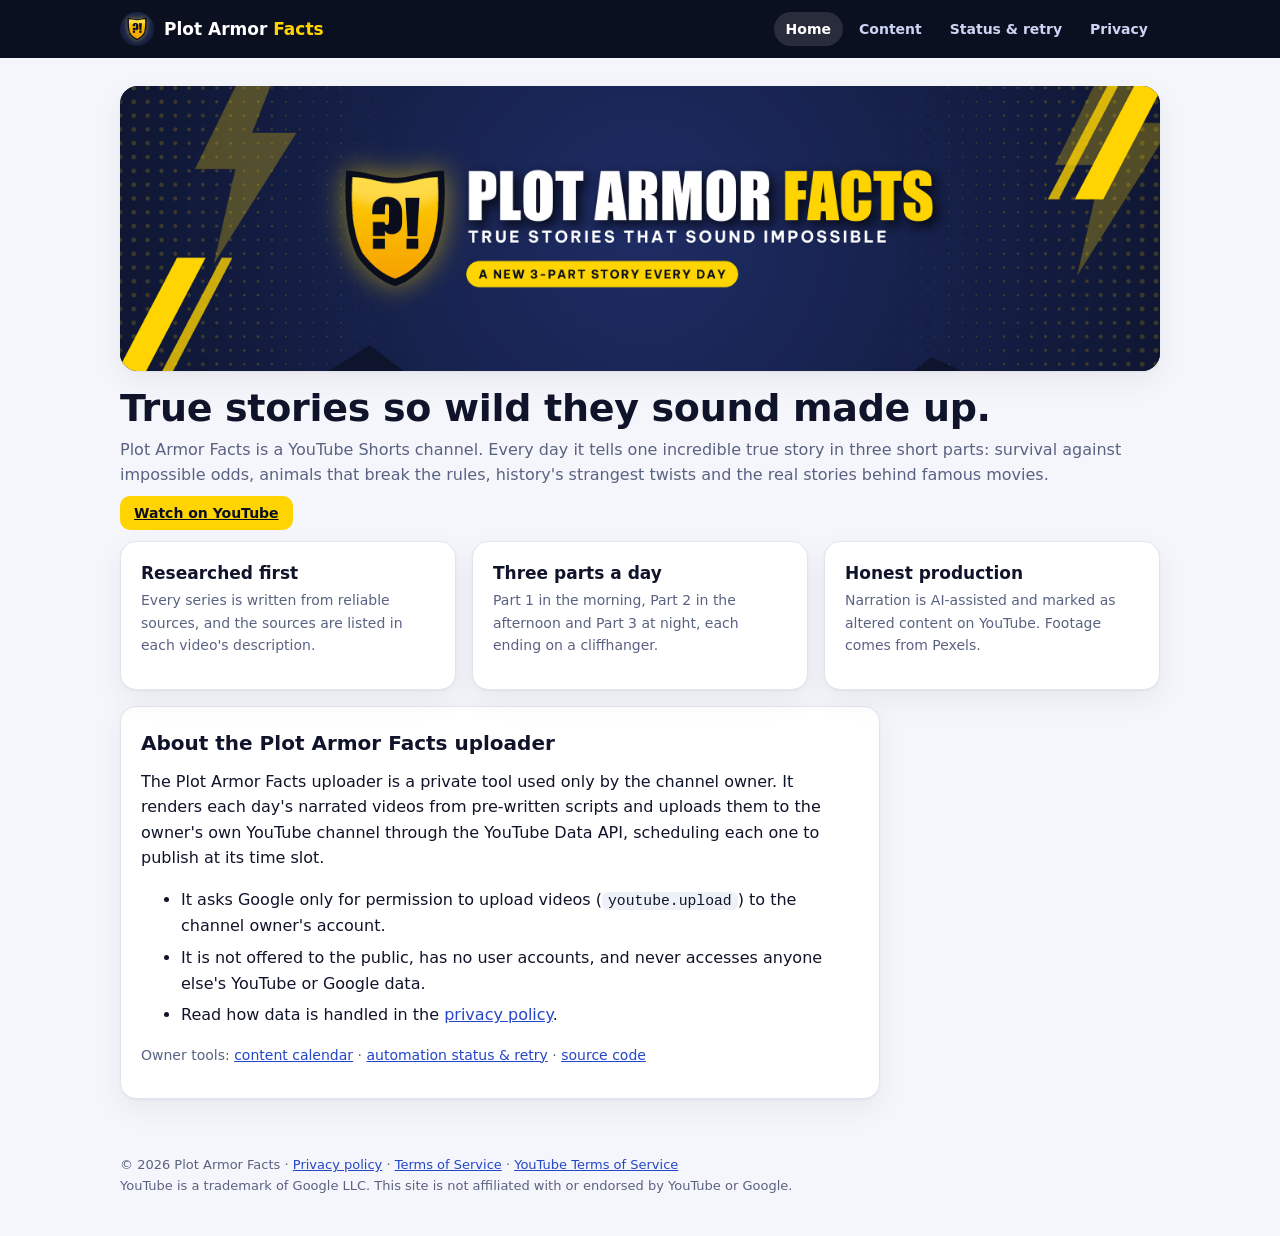
<file: docs/index.html>
<!doctype html>
<html lang="en">
<head>
  <meta charset="utf-8">
  <meta name="viewport" content="width=device-width, initial-scale=1">
  <title>Plot Armor Facts</title>
  <meta name="description" content="Plot Armor Facts: true stories so wild they sound made up, told as a new 3-part YouTube Short every day.">
  <link rel="icon" href="assets/logo.png">
  <link rel="stylesheet" href="assets/site.css">
</head>
<body>
  <header class="topbar">
    <div class="inner">
      <a class="brand" href="./"><img src="assets/logo.png" alt=""><span>Plot Armor <b>Facts</b></span></a>
      <nav class="nav">
        <a href="./" aria-current="page">Home</a>
        <a href="calendar.html">Content</a>
        <a href="status.html">Status &amp; retry</a>
        <a href="privacy.html">Privacy</a>
      </nav>
    </div>
  </header>

  <main class="stack">
    <div class="hero"><img src="assets/banner.png" alt="Plot Armor Facts - true stories that sound impossible. A new 3-part story every day."></div>

    <section>
      <h1>True stories so wild they sound made up.</h1>
      <p class="muted">Plot Armor Facts is a YouTube Shorts channel. Every day it tells one incredible true story in three short
        parts: survival against impossible odds, animals that break the rules, history's strangest twists and the real stories
        behind famous movies.</p>
      <p><a class="btn" href="https://www.youtube.com/channel/UCtkycXNOP-dD-0QYQ9LOrCQ" rel="noopener">Watch on YouTube</a></p>
    </section>

    <section class="grid three">
      <div class="card">
        <h3>Researched first</h3>
        <p class="muted small">Every series is written from reliable sources, and the sources are listed in each video's description.</p>
      </div>
      <div class="card">
        <h3>Three parts a day</h3>
        <p class="muted small">Part 1 in the morning, Part 2 in the afternoon and Part 3 at night, each ending on a cliffhanger.</p>
      </div>
      <div class="card">
        <h3>Honest production</h3>
        <p class="muted small">Narration is AI-assisted and marked as altered content on YouTube. Footage comes from Pexels.</p>
      </div>
    </section>

    <section class="card prose">
      <h2 style="margin-top:0">About the Plot Armor Facts uploader</h2>
      <p>The Plot Armor Facts uploader is a private tool used only by the channel owner. It renders each day's narrated videos from
        pre-written scripts and uploads them to the owner's own YouTube channel through the YouTube Data API, scheduling each one
        to publish at its time slot.</p>
      <ul>
        <li>It asks Google only for permission to upload videos (<code>youtube.upload</code>) to the channel owner's account.</li>
        <li>It is not offered to the public, has no user accounts, and never accesses anyone else's YouTube or Google data.</li>
        <li>Read how data is handled in the <a href="privacy.html">privacy policy</a>.</li>
      </ul>
      <p class="small muted">Owner tools: <a href="calendar.html">content calendar</a> · <a href="status.html">automation status &amp; retry</a> ·
        <a href="https://github.com/ajmaladev/youtube-automations" rel="noopener">source code</a></p>
    </section>
  </main>

  <footer>
    © 2026 Plot Armor Facts · <a href="privacy.html">Privacy policy</a> · <a href="terms.html">Terms of Service</a> ·
    <a href="https://www.youtube.com/t/terms" rel="noopener">YouTube Terms of Service</a><br>
    YouTube is a trademark of Google LLC. This site is not affiliated with or endorsed by YouTube or Google.
  </footer>
</body>
</html>
</file>
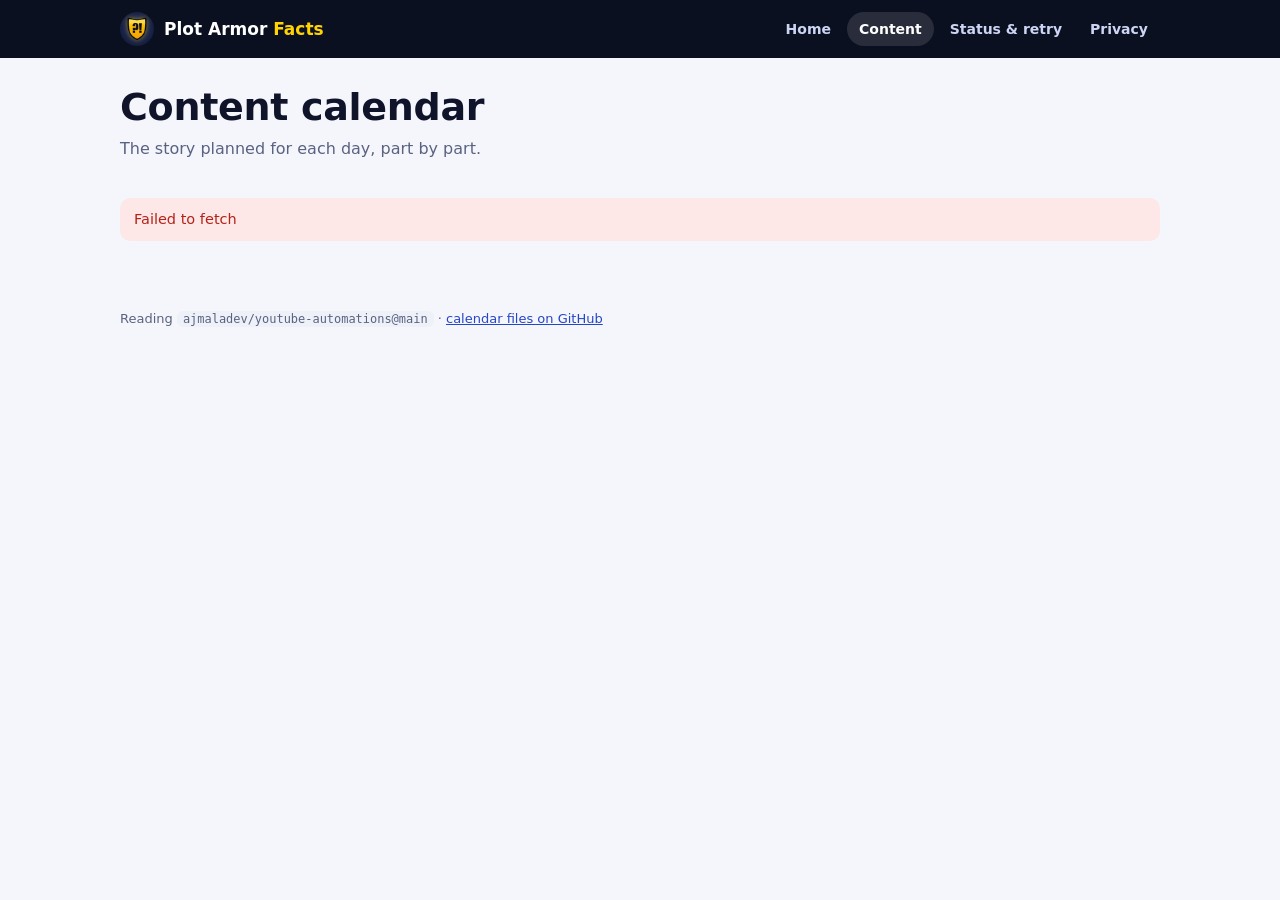
<file: docs/calendar.html>
<!doctype html>
<html lang="en">
<head>
  <meta charset="utf-8">
  <meta name="viewport" content="width=device-width, initial-scale=1">
  <title>Content Calendar · Plot Armor Facts</title>
  <link rel="icon" href="assets/logo.png">
  <link rel="stylesheet" href="assets/site.css">
</head>
<body>
  <header class="topbar">
    <div class="inner">
      <a class="brand" href="./"><img src="assets/logo.png" alt=""><span>Plot Armor <b>Facts</b></span></a>
      <nav class="nav">
        <a href="./">Home</a>
        <a href="calendar.html" aria-current="page">Content</a>
        <a href="status.html">Status &amp; retry</a>
        <a href="privacy.html">Privacy</a>
      </nav>
    </div>
  </header>

  <main>
    <h1>Content calendar</h1>
    <p class="muted" id="subtitle">The story planned for each day, part by part.</p>
    <div class="controls" id="picker"></div>
    <div id="content"><div class="card skeleton">Loading the calendar...</div></div>
  </main>

  <footer id="footer"></footer>

  <script src="assets/site.js"></script>
  <script>
    const { el } = PAF;
    const content = document.getElementById("content");
    const SLOT_LABEL = { p1: "Part 1", p2: "Part 2", p3: "Part 3" };

    function renderEmpty(isoDate) {
      content.replaceChildren(el("div", { class: "card" },
        el("h3", {}, `Nothing planned for ${PAF.prettyDay(isoDate)}`),
        el("p", { class: "muted" }, "Pick another day, or write that month with /plan-month in Claude Code.")));
    }

    function partCard(ep, month) {
      const slot = month.slots?.[ep.part];
      return el("div", { class: "card" },
        el("div", { class: "part-top" },
          el("span", { class: "badge accent" }, SLOT_LABEL[ep.part] || ep.part),
          el("span", { class: "muted small" }, slot ? `${slot.label} · ${slot.time} (${month.timezone})` : "")),
        el("h3", {}, ep.episode_title),
        el("p", { class: "muted small" }, ep.youtube_title),
        el("p", { class: "script" }, ep.script),
        ep.cliffhanger ? el("div", { class: "callout" }, el("strong", {}, "Cliffhanger: "), ep.cliffhanger) : null,
        el("h4", {}, `Footage, in order (${ep.video_terms.length} clips)`),
        el("div", { class: "chips" }, ep.video_terms.map((t, i) => el("span", { class: "chip" }, `${i + 1}. ${t}`))),
        el("h4", {}, "Description"),
        el("p", { class: "small" }, ep.description),
        el("h4", {}, "Tags"),
        el("div", { class: "chips" }, ep.tags.map((t) => el("span", { class: "chip" }, `#${t}`))));
    }

    function renderSeries(entry, isoDate) {
      if (!entry) return renderEmpty(isoDate);
      const { series: s, month } = entry;
      const rawJson = JSON.stringify(s, null, 2);
      const copy = el("button", { class: "btn secondary", type: "button" }, "Copy JSON");
      copy.addEventListener("click", async () => {
        try { await navigator.clipboard.writeText(rawJson); copy.textContent = "Copied"; }
        catch { copy.textContent = "Copy failed"; }
        setTimeout(() => (copy.textContent = "Copy JSON"), 1500);
      });
      content.replaceChildren(el("div", { class: "stack" },
        el("div", { class: "card" },
          el("div", { class: "series-head" },
            el("div", {},
              el("p", { class: "muted small", style: "margin:0" }, PAF.prettyDay(s.date)),
              el("h1", {}, s.series_title),
              el("p", { class: "muted", style: "margin:0" }, s.throughline)),
            el("span", { class: "badge" }, s.category))),
        el("div", { class: "grid three" }, s.episodes.map((ep) => partCard(ep, month))),
        el("div", { class: "card" },
          el("h3", {}, "Sources"),
          el("ul", { class: "sources small" }, s.sources.map((src) =>
            el("li", {}, el("a", { href: src.url, rel: "noopener", target: "_blank" }, src.title))))),
        el("details", { class: "card" },
          el("summary", {}, "Raw JSON"),
          el("div", { style: "margin-top:12px" }, copy),
          el("pre", { class: "json" }, rawJson))));
    }

    document.getElementById("footer").append(
      "Reading ", PAF.el("code", {}, `${PAF.cfg.owner}/${PAF.cfg.repo}@${PAF.cfg.ref}`), " · ",
      PAF.el("a", { href: PAF.repoUrl("/tree/" + PAF.cfg.ref + "/topics/calendar"), rel: "noopener" }, "calendar files on GitHub"));

    PAF.loadCalendar()
      .then((entries) => {
        if (!entries.length) throw new Error("The calendar folder has no month files yet.");
        const picker = PAF.dayPicker(document.getElementById("picker"), entries, renderSeries);
        document.getElementById("subtitle").textContent =
          `${entries.length} days planned, from ${PAF.prettyDay(entries[0].series.date, "short")} to ` +
          `${PAF.prettyDay(entries[entries.length - 1].series.date, "short")} · times in ${picker.timeZone}`;
      })
      .catch((error) => content.replaceChildren(el("div", { class: "notice bad" }, error.message)));
  </script>
</body>
</html>
</file>
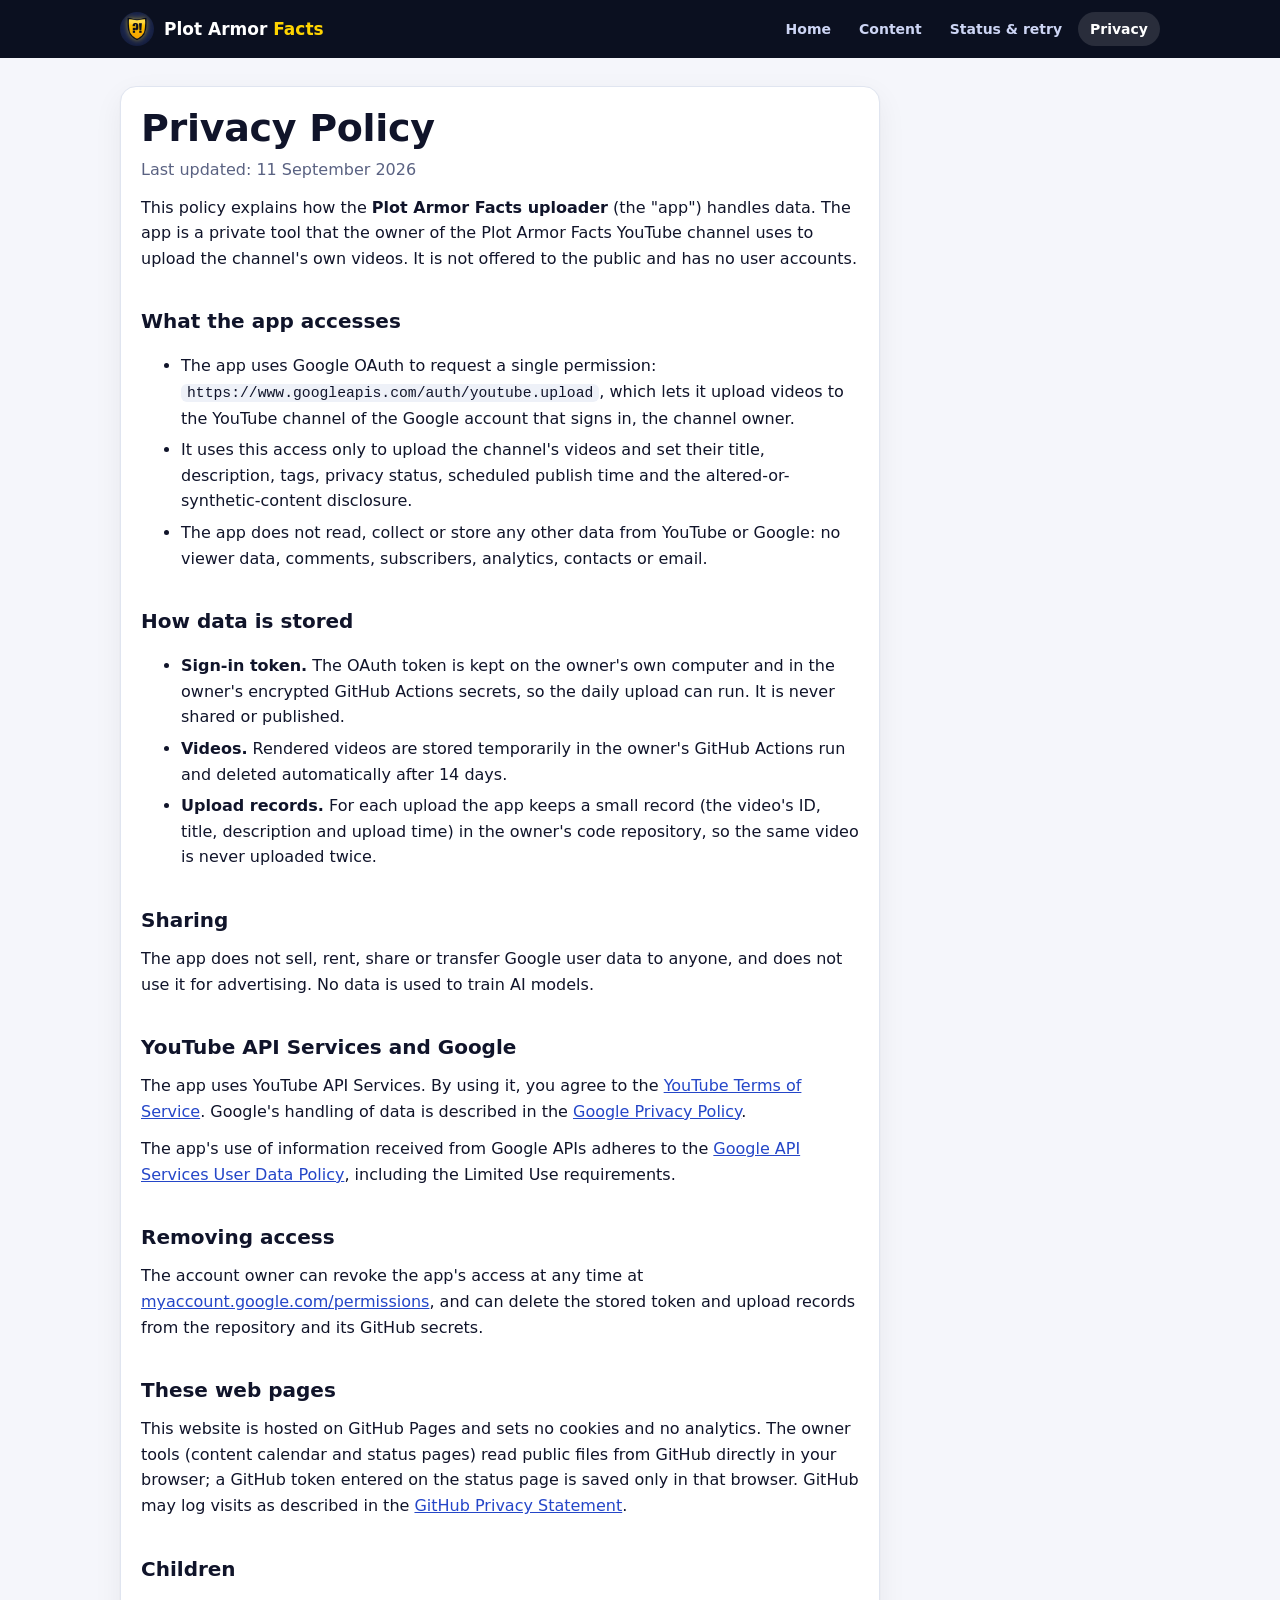
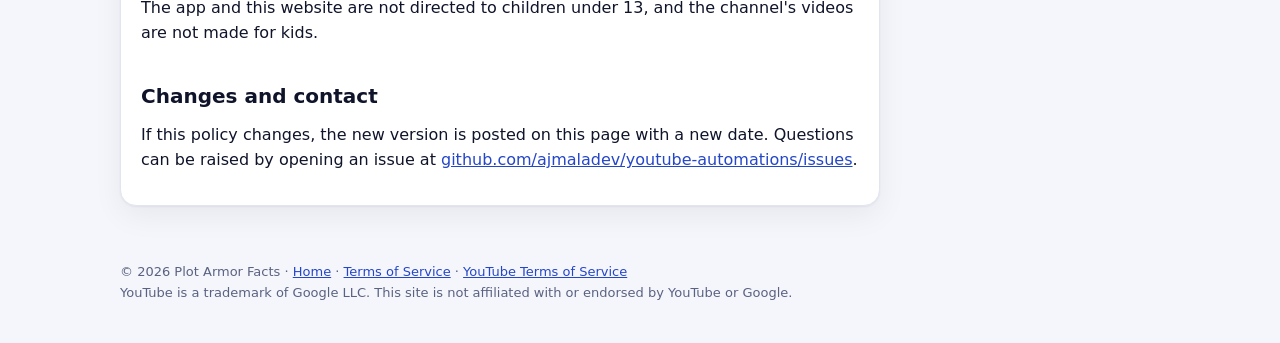
<file: docs/privacy.html>
<!doctype html>
<html lang="en">
<head>
  <meta charset="utf-8">
  <meta name="viewport" content="width=device-width, initial-scale=1">
  <title>Privacy Policy · Plot Armor Facts</title>
  <meta name="description" content="How the Plot Armor Facts uploader uses and protects Google and YouTube data.">
  <link rel="icon" href="assets/logo.png">
  <link rel="stylesheet" href="assets/site.css">
</head>
<body>
  <header class="topbar">
    <div class="inner">
      <a class="brand" href="./"><img src="assets/logo.png" alt=""><span>Plot Armor <b>Facts</b></span></a>
      <nav class="nav">
        <a href="./">Home</a>
        <a href="calendar.html">Content</a>
        <a href="status.html">Status &amp; retry</a>
        <a href="privacy.html" aria-current="page">Privacy</a>
      </nav>
    </div>
  </header>

  <main>
    <article class="card prose">
      <h1>Privacy Policy</h1>
      <p class="muted">Last updated: 11 September 2026</p>

      <p>This policy explains how the <strong>Plot Armor Facts uploader</strong> (the "app") handles data. The app is a private tool
        that the owner of the Plot Armor Facts YouTube channel uses to upload the channel's own videos. It is not offered to the
        public and has no user accounts.</p>

      <h2>What the app accesses</h2>
      <ul>
        <li>The app uses Google OAuth to request a single permission: <code>https://www.googleapis.com/auth/youtube.upload</code>,
          which lets it upload videos to the YouTube channel of the Google account that signs in, the channel owner.</li>
        <li>It uses this access only to upload the channel's videos and set their title, description, tags, privacy status,
          scheduled publish time and the altered-or-synthetic-content disclosure.</li>
        <li>The app does not read, collect or store any other data from YouTube or Google: no viewer data, comments, subscribers,
          analytics, contacts or email.</li>
      </ul>

      <h2>How data is stored</h2>
      <ul>
        <li><strong>Sign-in token.</strong> The OAuth token is kept on the owner's own computer and in the owner's encrypted GitHub
          Actions secrets, so the daily upload can run. It is never shared or published.</li>
        <li><strong>Videos.</strong> Rendered videos are stored temporarily in the owner's GitHub Actions run and deleted
          automatically after 14 days.</li>
        <li><strong>Upload records.</strong> For each upload the app keeps a small record (the video's ID, title, description and
          upload time) in the owner's code repository, so the same video is never uploaded twice.</li>
      </ul>

      <h2>Sharing</h2>
      <p>The app does not sell, rent, share or transfer Google user data to anyone, and does not use it for advertising.
        No data is used to train AI models.</p>

      <h2>YouTube API Services and Google</h2>
      <p>The app uses YouTube API Services. By using it, you agree to the
        <a href="https://www.youtube.com/t/terms" rel="noopener">YouTube Terms of Service</a>. Google's handling of data is described
        in the <a href="https://policies.google.com/privacy" rel="noopener">Google Privacy Policy</a>.</p>
      <p>The app's use of information received from Google APIs adheres to the
        <a href="https://developers.google.com/terms/api-services-user-data-policy" rel="noopener">Google API Services User Data Policy</a>,
        including the Limited Use requirements.</p>

      <h2>Removing access</h2>
      <p>The account owner can revoke the app's access at any time at
        <a href="https://myaccount.google.com/permissions" rel="noopener">myaccount.google.com/permissions</a>, and can delete the
        stored token and upload records from the repository and its GitHub secrets.</p>

      <h2>These web pages</h2>
      <p>This website is hosted on GitHub Pages and sets no cookies and no analytics. The owner tools (content calendar and status
        pages) read public files from GitHub directly in your browser; a GitHub token entered on the status page is saved only in
        that browser. GitHub may log visits as described in the
        <a href="https://docs.github.com/site-policy/privacy-policies/github-general-privacy-statement" rel="noopener">GitHub Privacy Statement</a>.</p>

      <h2>Children</h2>
      <p>The app and this website are not directed to children under 13, and the channel's videos are not made for kids.</p>

      <h2>Changes and contact</h2>
      <p>If this policy changes, the new version is posted on this page with a new date. Questions can be raised by opening an
        issue at <a href="https://github.com/ajmaladev/youtube-automations/issues" rel="noopener">github.com/ajmaladev/youtube-automations/issues</a>.</p>
    </article>
  </main>

  <footer>
    © 2026 Plot Armor Facts · <a href="./">Home</a> · <a href="terms.html">Terms of Service</a> · <a href="https://www.youtube.com/t/terms" rel="noopener">YouTube Terms of Service</a><br>
    YouTube is a trademark of Google LLC. This site is not affiliated with or endorsed by YouTube or Google.
  </footer>
</body>
</html>
</file>
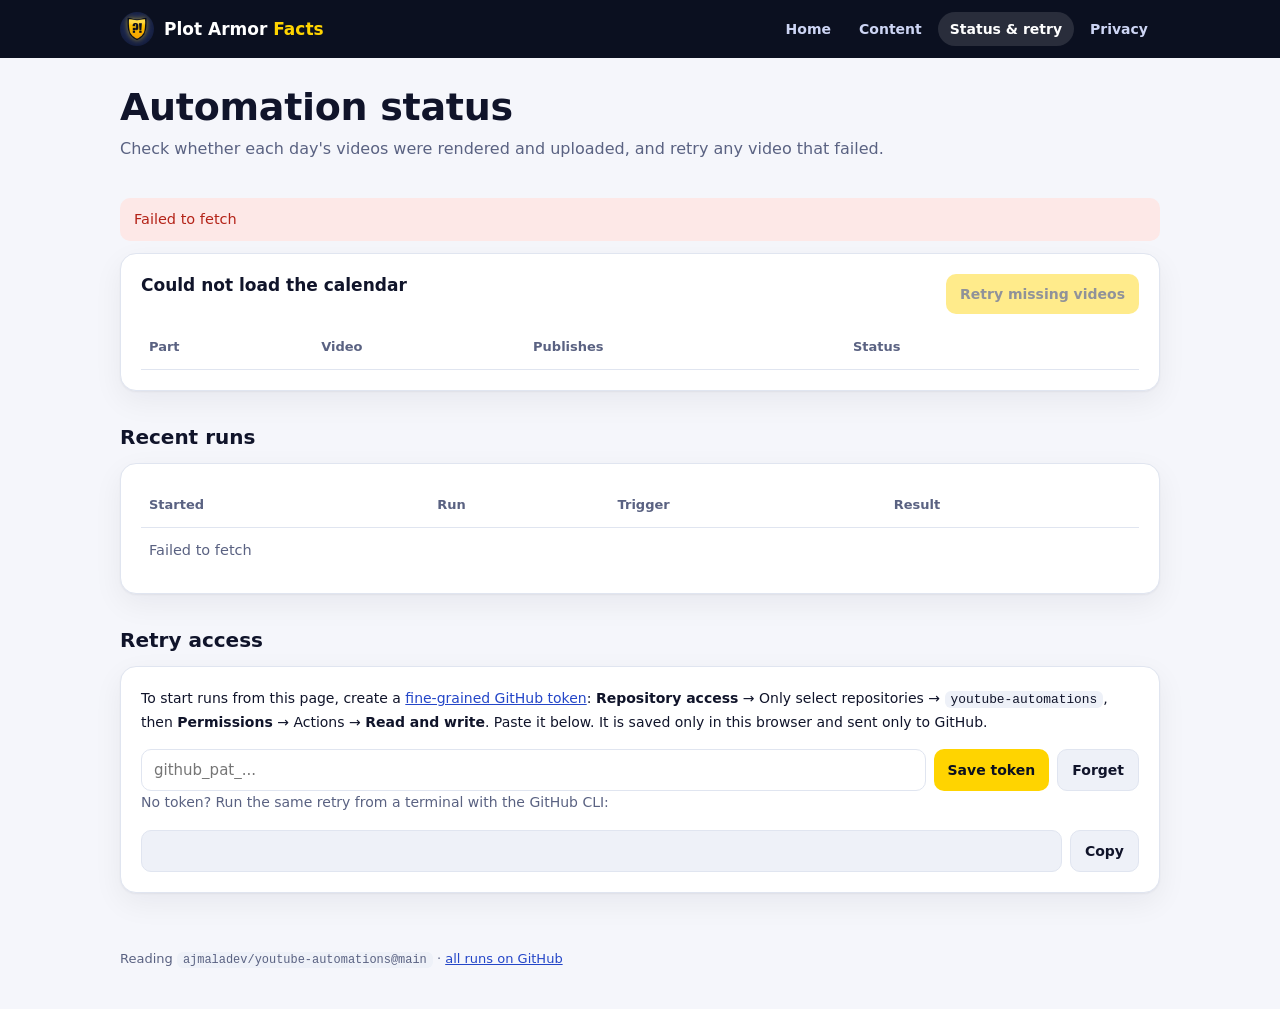
<file: docs/status.html>
<!doctype html>
<html lang="en">
<head>
  <meta charset="utf-8">
  <meta name="viewport" content="width=device-width, initial-scale=1">
  <title>Automation Status · Plot Armor Facts</title>
  <link rel="icon" href="assets/logo.png">
  <link rel="stylesheet" href="assets/site.css">
</head>
<body>
  <header class="topbar">
    <div class="inner">
      <a class="brand" href="./"><img src="assets/logo.png" alt=""><span>Plot Armor <b>Facts</b></span></a>
      <nav class="nav">
        <a href="./">Home</a>
        <a href="calendar.html">Content</a>
        <a href="status.html" aria-current="page">Status &amp; retry</a>
        <a href="privacy.html">Privacy</a>
      </nav>
    </div>
  </header>

  <main>
    <h1>Automation status</h1>
    <p class="muted">Check whether each day's videos were rendered and uploaded, and retry any video that failed.</p>
    <div class="controls" id="picker"></div>
    <div id="notice"></div>

    <div class="card" id="day-card">
      <div class="series-head">
        <div>
          <p class="muted small" id="day-label" style="margin:0"></p>
          <h3 id="series-title">Loading...</h3>
        </div>
        <button class="btn" type="button" id="retry-day" disabled>Retry missing videos</button>
      </div>
      <div class="table-wrap" style="margin-top:12px">
        <table>
          <thead><tr><th>Part</th><th>Video</th><th>Publishes</th><th>Status</th><th></th></tr></thead>
          <tbody id="parts"></tbody>
        </table>
      </div>
    </div>

    <h2>Recent runs</h2>
    <div class="card">
      <div class="table-wrap">
        <table>
          <thead><tr><th>Started</th><th>Run</th><th>Trigger</th><th>Result</th></tr></thead>
          <tbody id="runs"><tr><td colspan="4" class="muted">Loading...</td></tr></tbody>
        </table>
      </div>
    </div>

    <h2>Retry access</h2>
    <div class="card stack">
      <p class="small">To start runs from this page, create a
        <a href="https://github.com/settings/personal-access-tokens/new" rel="noopener" target="_blank">fine-grained GitHub token</a>:
        <strong>Repository access</strong> → Only select repositories → <code id="repo-name"></code>, then
        <strong>Permissions</strong> → Actions → <strong>Read and write</strong>. Paste it below. It is saved only in this browser
        and sent only to GitHub.</p>
      <div class="cmd">
        <input type="password" id="token" placeholder="github_pat_..." autocomplete="off" style="flex:1;min-width:220px">
        <button class="btn" type="button" id="save-token">Save token</button>
        <button class="btn secondary" type="button" id="forget-token">Forget</button>
      </div>
      <p class="small muted" style="margin:0">No token? Run the same retry from a terminal with the GitHub CLI:</p>
      <div class="cmd">
        <code id="gh-cmd"></code>
        <button class="btn secondary" type="button" id="copy-cmd">Copy</button>
      </div>
    </div>
  </main>

  <footer id="footer"></footer>

  <script src="assets/site.js"></script>
  <script>
    const { el, cfg } = PAF;
    const WORKFLOW = "daily-shorts.yml";
    const ACTIVE = new Set(["queued", "in_progress", "waiting", "pending", "requested"]);
    const partsBody = document.getElementById("parts");
    const runsBody = document.getElementById("runs");
    const notice = document.getElementById("notice");
    const retryDay = document.getElementById("retry-day");
    let current = { entry: null, isoDate: "", tz: "local" };
    let runs = [];

    document.getElementById("repo-name").textContent = cfg.repo;
    document.getElementById("footer").append("Reading ", el("code", {}, `${cfg.owner}/${cfg.repo}@${cfg.ref}`), " · ",
      el("a", { href: PAF.repoUrl("/actions/workflows/" + WORKFLOW), rel: "noopener" }, "all runs on GitHub"));

    function say(message, kind = "") {
      notice.replaceChildren(message ? el("div", { class: `notice ${kind}` }, message) : "");
    }

    function command(isoDate, part) {
      return `gh workflow run ${WORKFLOW} --repo ${cfg.owner}/${cfg.repo} --ref ${cfg.ref} -f date=${isoDate} -f part=${part}`;
    }
    function showCommand(isoDate, part) {
      document.getElementById("gh-cmd").textContent = command(isoDate, part);
    }

    const tokenInput = document.getElementById("token");
    tokenInput.value = PAF.token.get() ? "saved-token-hidden" : "";
    document.getElementById("save-token").addEventListener("click", () => {
      const value = tokenInput.value.trim();
      if (!value || value === "saved-token-hidden") return say("Paste a token first.", "bad");
      if (!PAF.persistent) return say("This browser blocks local storage, so the token can't be saved. Use the command instead.", "bad");
      PAF.token.set(value);
      tokenInput.value = "saved-token-hidden";
      say("Token saved in this browser.", "ok");
    });
    document.getElementById("forget-token").addEventListener("click", () => {
      PAF.token.clear();
      tokenInput.value = "";
      say("Token removed from this browser.", "ok");
    });
    document.getElementById("copy-cmd").addEventListener("click", async (event) => {
      try { await navigator.clipboard.writeText(document.getElementById("gh-cmd").textContent); event.target.textContent = "Copied"; }
      catch { event.target.textContent = "Copy failed"; }
      setTimeout(() => (event.target.textContent = "Copy"), 1500);
    });

    async function dispatch(isoDate, part, button) {
      showCommand(isoDate, part);
      const token = PAF.token.get();
      if (!token) {
        say("Add a GitHub token under Retry access, or copy the command there and run it in a terminal.", "bad");
        tokenInput.focus();
        return;
      }
      if (button) button.disabled = true;
      say(`Starting a run for ${isoDate} (${part})...`);
      try {
        const response = await fetch(PAF.api(`/actions/workflows/${WORKFLOW}/dispatches`), {
          method: "POST",
          headers: { Accept: "application/vnd.github+json", Authorization: `Bearer ${token}`,
                     "X-GitHub-Api-Version": "2022-11-28", "Content-Type": "application/json" },
          body: JSON.stringify({ ref: cfg.ref, inputs: { date: isoDate, part, upload: "true" } }),
        });
        if (response.status === 204) {
          say(`Started ${isoDate} (${part}). Rendering and uploading take about 15-40 minutes; this page refreshes the run list.`, "ok");
          setTimeout(() => loadRuns(true).then(() => renderParts()), 5000);
        } else {
          const detail = (await response.text()).slice(0, 240);
          say(`GitHub refused the run (${response.status}). Check the token has Actions: Read and write on ${cfg.repo}. ${detail}`, "bad");
          if (button) button.disabled = false;
        }
      } catch (error) {
        say(`Could not reach GitHub: ${error.message}`, "bad");
        if (button) button.disabled = false;
      }
    }

    function runIsActiveFor(isoDate) {
      return runs.some((run) => ACTIVE.has(run.status) &&
        (run.display_title.includes(isoDate) || (run.event === "schedule" && isoDate === PAF.dayIn(current.tz, 1))));
    }

    async function renderParts() {
      const { entry, isoDate, tz } = current;
      document.getElementById("day-label").textContent = PAF.prettyDay(isoDate);
      showCommand(isoDate, "all");
      if (!entry) {
        document.getElementById("series-title").textContent = "Nothing planned for this day";
        partsBody.replaceChildren(el("tr", {}, el("td", { colspan: 5, class: "muted" }, "No calendar episodes on this day.")));
        retryDay.disabled = true;
        return;
      }
      const { series, month } = entry;
      document.getElementById("series-title").textContent = series.series_title;
      partsBody.replaceChildren(el("tr", {}, el("td", { colspan: 5, class: "muted" }, "Checking uploads...")));
      const records = await Promise.all(series.episodes.map((ep) =>
        PAF.getJSON(PAF.raw("automation-state", `uploaded/${ep.episode_id}.json`), { cacheSeconds: 30 }).catch(() => null)));
      const today = PAF.dayIn(tz, 0);
      const running = runIsActiveFor(isoDate);
      // GitHub keeps only one queued run and cancels the older one, so start nothing while any run is active
      const busy = runs.some((run) => ACTIVE.has(run.status));
      if (busy && !running) say("Another run is in progress. Retry once it finishes, so GitHub doesn't cancel a queued run.");
      let missing = 0;

      partsBody.replaceChildren(...series.episodes.map((ep, i) => {
        const record = records[i];
        const slot = month.slots?.[ep.part];
        let badge, publishes = slot ? `${slot.time} ${tz}` : "", action;
        if (record?.youtube_video_id) {
          badge = el("span", { class: "badge ok" }, "Uploaded");
          if (record.request?.publish_at) publishes = PAF.prettyTime(record.request.publish_at);
          action = el("a", { class: "btn secondary", href: `https://youtu.be/${record.youtube_video_id}`, rel: "noopener", target: "_blank" }, "Watch");
        } else {
          missing += 1;
          const retry = el("button", { class: "btn", type: "button" }, isoDate > today ? "Render now" : "Retry");
          retry.addEventListener("click", () => dispatch(isoDate, ep.part, retry));
          if (running) {
            badge = el("span", { class: "badge warn" }, "Running");
            retry.disabled = true;
          } else if (isoDate > today) {
            badge = el("span", { class: "badge" }, "Upcoming");
          } else {
            badge = el("span", { class: "badge bad" }, "Not uploaded");
          }
          if (busy) retry.disabled = true;
          action = retry;
        }
        return el("tr", {},
          el("td", {}, el("strong", {}, ep.part.toUpperCase())),
          el("td", {}, ep.episode_title),
          el("td", { class: "small muted" }, publishes),
          el("td", {}, badge),
          el("td", { style: "text-align:right" }, action));
      }));
      retryDay.disabled = missing === 0 || busy;
      retryDay.textContent = missing === 3 ? "Run this whole day" : "Retry missing videos";
    }
    retryDay.addEventListener("click", () => dispatch(current.isoDate, "all", retryDay));

    async function loadRuns(fresh = false) {
      try {
        const data = await PAF.getJSON(PAF.api(`/actions/workflows/${WORKFLOW}/runs?per_page=15`),
          { token: PAF.token.get(), cacheSeconds: fresh ? 0 : 20 });
        runs = data?.workflow_runs || [];
        if (!data) {
          runsBody.replaceChildren(el("tr", {}, el("td", { colspan: 4, class: "muted" },
            "No runs yet. The workflow runs from the main branch once the pull request is merged.")));
          return;
        }
        if (!runs.length) {
          runsBody.replaceChildren(el("tr", {}, el("td", { colspan: 4, class: "muted" }, "No runs yet.")));
          return;
        }
        runsBody.replaceChildren(...runs.map((run) => {
          const result = ACTIVE.has(run.status) ? ["warn", run.status.replace("_", " ")]
            : run.conclusion === "success" ? ["ok", "success"] : ["bad", run.conclusion || run.status];
          return el("tr", {},
            el("td", { class: "small" }, PAF.prettyTime(run.created_at)),
            el("td", {}, el("a", { href: run.html_url, rel: "noopener", target: "_blank" }, run.display_title)),
            el("td", { class: "small muted" }, run.event === "schedule" ? "daily schedule" : "manual / retry"),
            el("td", {}, el("span", { class: `badge ${result[0]}` }, result[1])));
        }));
      } catch (error) {
        runsBody.replaceChildren(el("tr", {}, el("td", { colspan: 4, class: "muted" }, error.message)));
      }
    }

    Promise.all([PAF.loadCalendar(), loadRuns()])
      .then(([entries]) => {
        if (!entries.length) throw new Error("The calendar folder has no month files yet.");
        PAF.dayPicker(document.getElementById("picker"), entries, (entry, isoDate) => {
          current = { entry, isoDate, tz: entries[0].month.timezone };
          say("");
          renderParts();
        });
      })
      .catch((error) => {
        document.getElementById("series-title").textContent = "Could not load the calendar";
        say(error.message, "bad");
      });
  </script>
</body>
</html>
</file>
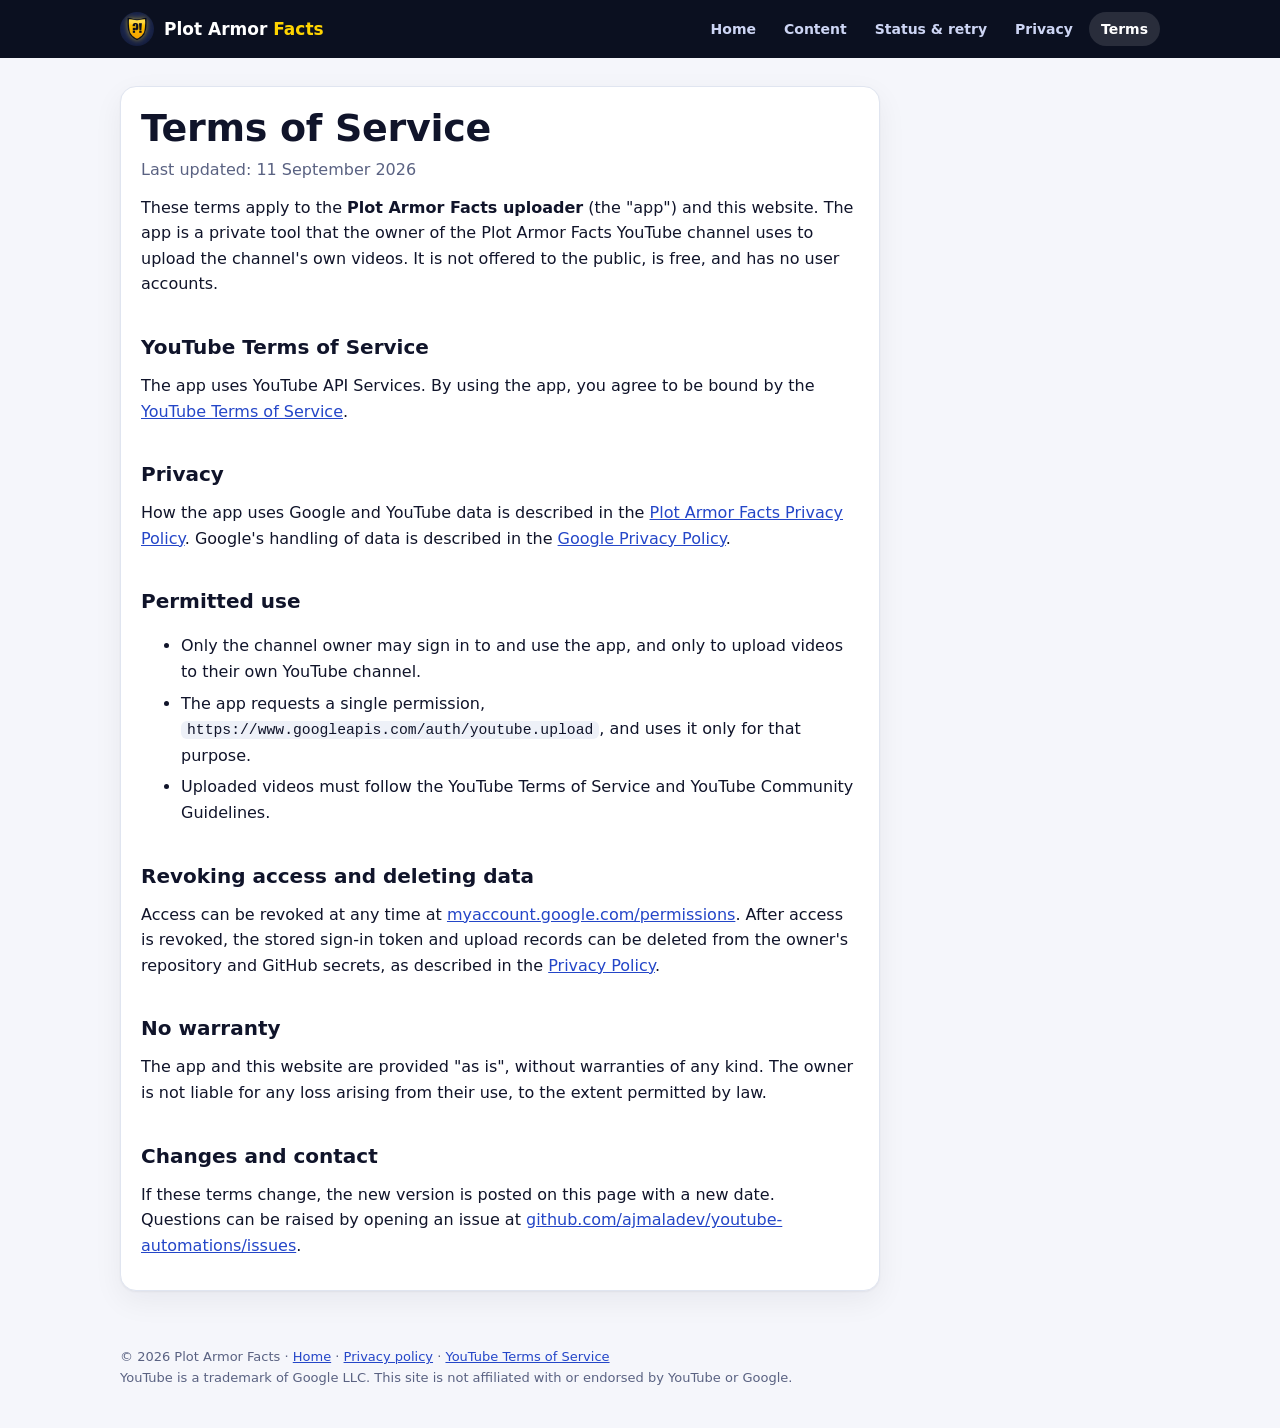
<file: docs/terms.html>
<!doctype html>
<html lang="en">
<head>
  <meta charset="utf-8">
  <meta name="viewport" content="width=device-width, initial-scale=1">
  <title>Terms of Service · Plot Armor Facts</title>
  <meta name="description" content="Terms of Service for the Plot Armor Facts uploader.">
  <link rel="icon" href="assets/logo.png">
  <link rel="stylesheet" href="assets/site.css">
</head>
<body>
  <header class="topbar">
    <div class="inner">
      <a class="brand" href="./"><img src="assets/logo.png" alt=""><span>Plot Armor <b>Facts</b></span></a>
      <nav class="nav">
        <a href="./">Home</a>
        <a href="calendar.html">Content</a>
        <a href="status.html">Status &amp; retry</a>
        <a href="privacy.html">Privacy</a>
        <a href="terms.html" aria-current="page">Terms</a>
      </nav>
    </div>
  </header>

  <main>
    <article class="card prose">
      <h1>Terms of Service</h1>
      <p class="muted">Last updated: 11 September 2026</p>

      <p>These terms apply to the <strong>Plot Armor Facts uploader</strong> (the "app") and this website. The app is a private tool
        that the owner of the Plot Armor Facts YouTube channel uses to upload the channel's own videos. It is not offered to the
        public, is free, and has no user accounts.</p>

      <h2>YouTube Terms of Service</h2>
      <p>The app uses YouTube API Services. By using the app, you agree to be bound by the
        <a href="https://www.youtube.com/t/terms" rel="noopener">YouTube Terms of Service</a>.</p>

      <h2>Privacy</h2>
      <p>How the app uses Google and YouTube data is described in the <a href="privacy.html">Plot Armor Facts Privacy Policy</a>.
        Google's handling of data is described in the <a href="https://policies.google.com/privacy" rel="noopener">Google Privacy Policy</a>.</p>

      <h2>Permitted use</h2>
      <ul>
        <li>Only the channel owner may sign in to and use the app, and only to upload videos to their own YouTube channel.</li>
        <li>The app requests a single permission, <code>https://www.googleapis.com/auth/youtube.upload</code>, and uses it only for
          that purpose.</li>
        <li>Uploaded videos must follow the YouTube Terms of Service and YouTube Community Guidelines.</li>
      </ul>

      <h2>Revoking access and deleting data</h2>
      <p>Access can be revoked at any time at
        <a href="https://myaccount.google.com/permissions" rel="noopener">myaccount.google.com/permissions</a>. After access is
        revoked, the stored sign-in token and upload records can be deleted from the owner's repository and GitHub secrets, as
        described in the <a href="privacy.html">Privacy Policy</a>.</p>

      <h2>No warranty</h2>
      <p>The app and this website are provided "as is", without warranties of any kind. The owner is not liable for any loss
        arising from their use, to the extent permitted by law.</p>

      <h2>Changes and contact</h2>
      <p>If these terms change, the new version is posted on this page with a new date. Questions can be raised by opening an
        issue at <a href="https://github.com/ajmaladev/youtube-automations/issues" rel="noopener">github.com/ajmaladev/youtube-automations/issues</a>.</p>
    </article>
  </main>

  <footer>
    © 2026 Plot Armor Facts · <a href="./">Home</a> · <a href="privacy.html">Privacy policy</a> ·
    <a href="https://www.youtube.com/t/terms" rel="noopener">YouTube Terms of Service</a><br>
    YouTube is a trademark of Google LLC. This site is not affiliated with or endorsed by YouTube or Google.
  </footer>
</body>
</html>
</file>
<file: docs/assets/site.css>
/* Plot Armor Facts pages - shared styles (GitHub Pages, no build step) */
:root {
  --bg: #f5f6fb; --surface: #ffffff; --surface-2: #eef1f8; --text: #10142a; --muted: #5a6282;
  --border: #e0e5f0; --brand: #0b1020; --accent: #ffd400; --accent-ink: #0b1020; --link: #2446c8;
  --ok: #0f7a55; --ok-bg: #e2f5ec; --warn: #8a5d00; --warn-bg: #fff3d1; --bad: #b42318; --bad-bg: #fde8e7;
  --shadow: 0 1px 2px rgba(16, 20, 42, .05), 0 10px 30px rgba(16, 20, 42, .06);
  color-scheme: light;
}
@media (prefers-color-scheme: dark) {
  :root {
    --bg: #090d1a; --surface: #111731; --surface-2: #182042; --text: #eef1fb; --muted: #9aa3c6;
    --border: #243063; --link: #93b2ff; --ok: #62d6a8; --ok-bg: #0e3a2b; --warn: #ffd166; --warn-bg: #3b3011;
    --bad: #ff9187; --bad-bg: #3f1a1a; --shadow: none; color-scheme: dark;
  }
}
* { box-sizing: border-box; }
body { margin: 0; background: var(--bg); color: var(--text);
  font: 16px/1.6 system-ui, -apple-system, "Segoe UI", Roboto, "Helvetica Neue", Arial, sans-serif; }
a { color: var(--link); }
img { max-width: 100%; }

.topbar { background: var(--brand); color: #fff; }
.topbar .inner { max-width: 1080px; margin: 0 auto; padding: 12px 20px; display: flex; align-items: center; gap: 14px; flex-wrap: wrap; }
.brand { display: flex; align-items: center; gap: 10px; color: #fff; text-decoration: none; font-weight: 800; font-size: 17px; }
.brand img { width: 34px; height: 34px; border-radius: 50%; }
.brand span b { color: var(--accent); }
.nav { margin-left: auto; display: flex; gap: 4px; flex-wrap: wrap; }
.nav a { color: #cdd5f4; text-decoration: none; padding: 6px 12px; border-radius: 999px; font-size: 14px; font-weight: 600; }
.nav a:hover, .nav a[aria-current="page"] { background: rgba(255, 255, 255, .12); color: #fff; }

main { max-width: 1080px; margin: 0 auto; padding: 28px 20px 56px; }
h1 { font-size: clamp(26px, 4vw, 38px); line-height: 1.15; margin: 0 0 6px; letter-spacing: -.3px; }
h2 { font-size: 20px; margin: 30px 0 10px; }
h3 { font-size: 17px; margin: 0 0 4px; line-height: 1.35; }
h4 { font-size: 13px; text-transform: uppercase; letter-spacing: .5px; color: var(--muted); margin: 16px 0 6px; }
p { margin: 0 0 12px; }
.muted { color: var(--muted); }
.small { font-size: 14px; }
code { background: var(--surface-2); padding: 1px 6px; border-radius: 6px; font-size: .92em; }

.card { background: var(--surface); border: 1px solid var(--border); border-radius: 16px; padding: 20px; box-shadow: var(--shadow); }
.stack > * + * { margin-top: 16px; }
.grid { display: grid; gap: 16px; }
@media (min-width: 900px) { .grid.three { grid-template-columns: repeat(3, 1fr); } .grid.two { grid-template-columns: repeat(2, 1fr); } }

.controls { display: flex; flex-wrap: wrap; gap: 10px; align-items: center; margin: 16px 0 20px; }
.seg { display: inline-flex; border: 1px solid var(--border); border-radius: 999px; overflow: hidden; background: var(--surface); }
.seg button { border: 0; background: transparent; color: var(--text); padding: 8px 16px; font: inherit; font-size: 14px; font-weight: 600; cursor: pointer; }
.seg button + button { border-left: 1px solid var(--border); }
.seg button[aria-pressed="true"] { background: var(--brand); color: #fff; }
select, input[type="text"], input[type="password"] { font: inherit; font-size: 15px; padding: 8px 12px; border: 1px solid var(--border);
  border-radius: 10px; background: var(--surface); color: var(--text); max-width: 100%; }
select { min-width: 280px; }
body { overflow-x: hidden; }
@media (max-width: 640px) {
  .controls { flex-direction: column; align-items: stretch; }
  .seg { display: flex; }
  .seg button { flex: 1; padding: 8px 6px; }
  select { min-width: 0; width: 100%; }
  .card { padding: 16px; }
  th:nth-child(3), td:nth-child(3) { display: none; } /* hide "Publishes" / "Trigger" on phones */
  th, td { padding: 10px 6px; }
  /* status page: each part becomes a small card with its button underneath */
  #day-card thead { display: none; }
  #parts tr { display: grid; grid-template-columns: auto 1fr auto; gap: 8px 10px; align-items: center; padding: 12px 0;
    border-bottom: 1px solid var(--border); }
  #parts tr:last-child { border-bottom: 0; }
  #parts td { display: block; border: 0; padding: 0; }
  #parts td:nth-child(3) { display: none; }
  #parts td:nth-child(5) { grid-column: 1 / -1; text-align: left !important; }
  #parts td:nth-child(5) .btn { display: block; width: 100%; text-align: center; text-decoration: none; }
}
.btn { font: inherit; font-size: 14px; font-weight: 700; border: 0; border-radius: 10px; padding: 9px 14px; cursor: pointer;
  background: var(--accent); color: var(--accent-ink); white-space: nowrap; }
.btn.secondary { background: var(--surface-2); color: var(--text); border: 1px solid var(--border); }
.btn:disabled { opacity: .45; cursor: not-allowed; }

.badge { display: inline-block; font-size: 11.5px; font-weight: 800; padding: 3px 10px; border-radius: 999px; background: var(--surface-2);
  color: var(--muted); text-transform: uppercase; letter-spacing: .5px; white-space: nowrap; }
.badge.ok { background: var(--ok-bg); color: var(--ok); }
.badge.warn { background: var(--warn-bg); color: var(--warn); }
.badge.bad { background: var(--bad-bg); color: var(--bad); }
.badge.accent { background: var(--accent); color: var(--accent-ink); }
.chips { display: flex; flex-wrap: wrap; gap: 6px; }
.chip { font-size: 13px; padding: 3px 10px; border-radius: 999px; background: var(--surface-2); border: 1px solid var(--border); }

.series-head { display: flex; gap: 16px; align-items: flex-start; justify-content: space-between; flex-wrap: wrap; }
.script { font-size: 16.5px; line-height: 1.75; }
.callout { border-left: 4px solid var(--accent); padding: 8px 12px; background: var(--surface-2); border-radius: 0 10px 10px 0; margin: 12px 0 0; font-size: 15px; }
.part-top { display: flex; justify-content: space-between; align-items: center; gap: 8px; margin-bottom: 10px; }
.sources li { margin: 4px 0; }

pre.json { background: #0b1020; color: #e3e9ff; padding: 16px; border-radius: 12px; overflow: auto; font-size: 13px; line-height: 1.5;
  max-height: 560px; margin: 12px 0 0; }
details summary { cursor: pointer; font-weight: 700; }

.table-wrap { overflow-x: auto; }
table { width: 100%; border-collapse: collapse; font-size: 14.5px; }
th, td { text-align: left; padding: 11px 8px; border-bottom: 1px solid var(--border); vertical-align: middle; }
th { color: var(--muted); font-weight: 600; font-size: 13px; }
tr:last-child td { border-bottom: 0; }

.notice { margin: 12px 0; padding: 10px 14px; border-radius: 10px; background: var(--surface-2); font-size: 14.5px; }
.notice.ok { background: var(--ok-bg); color: var(--ok); }
.notice.bad { background: var(--bad-bg); color: var(--bad); }
.cmd { display: flex; gap: 8px; align-items: stretch; flex-wrap: wrap; }
.cmd code { flex: 1; display: block; padding: 9px 12px; overflow-x: auto; white-space: nowrap; border: 1px solid var(--border); border-radius: 10px; }

.hero { border-radius: 18px; overflow: hidden; background: var(--brand); box-shadow: var(--shadow); }
.hero img { display: block; width: 100%; aspect-ratio: 1546 / 423; object-fit: cover; object-position: center; }
.prose { max-width: 760px; }
.prose h2 { margin-top: 34px; }
.prose li { margin: 6px 0; }
footer { max-width: 1080px; margin: 0 auto; padding: 0 20px 40px; color: var(--muted); font-size: 13px; }
.skeleton { color: var(--muted); padding: 28px; text-align: center; }
</file>
